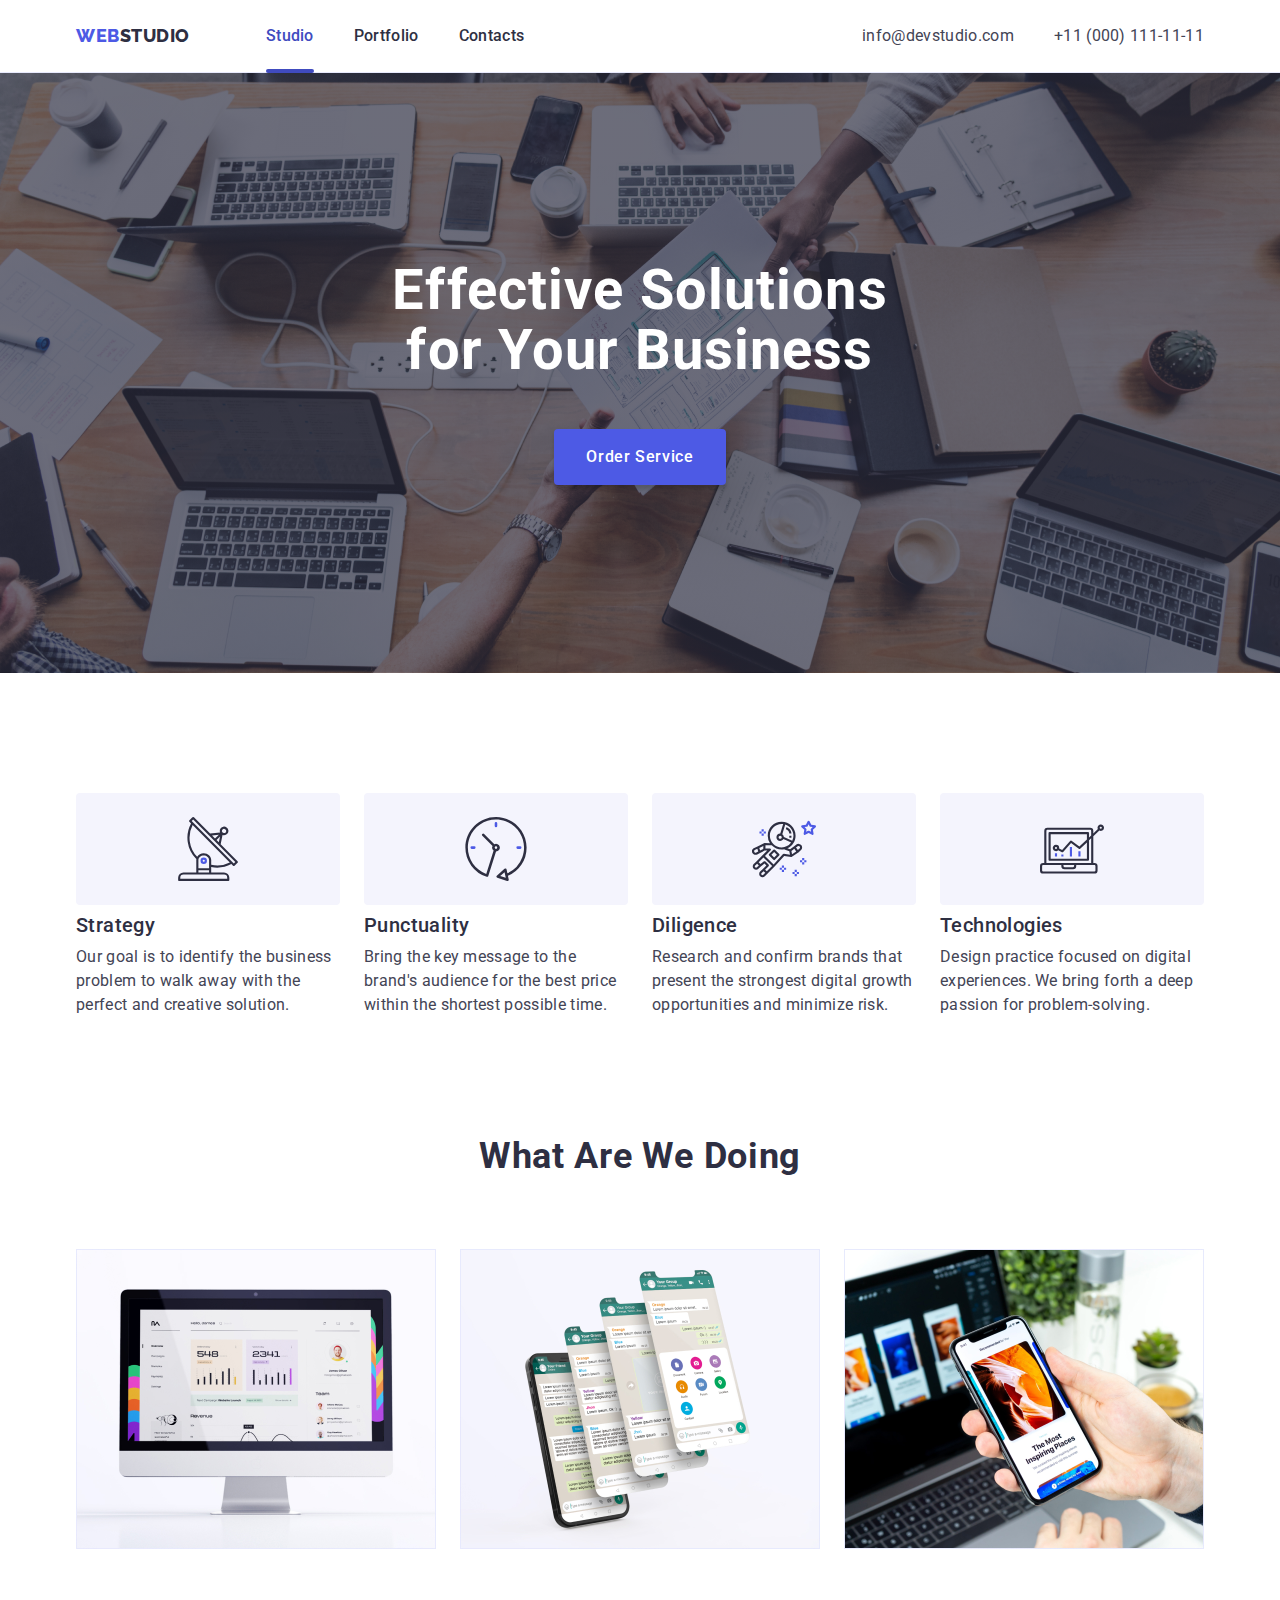
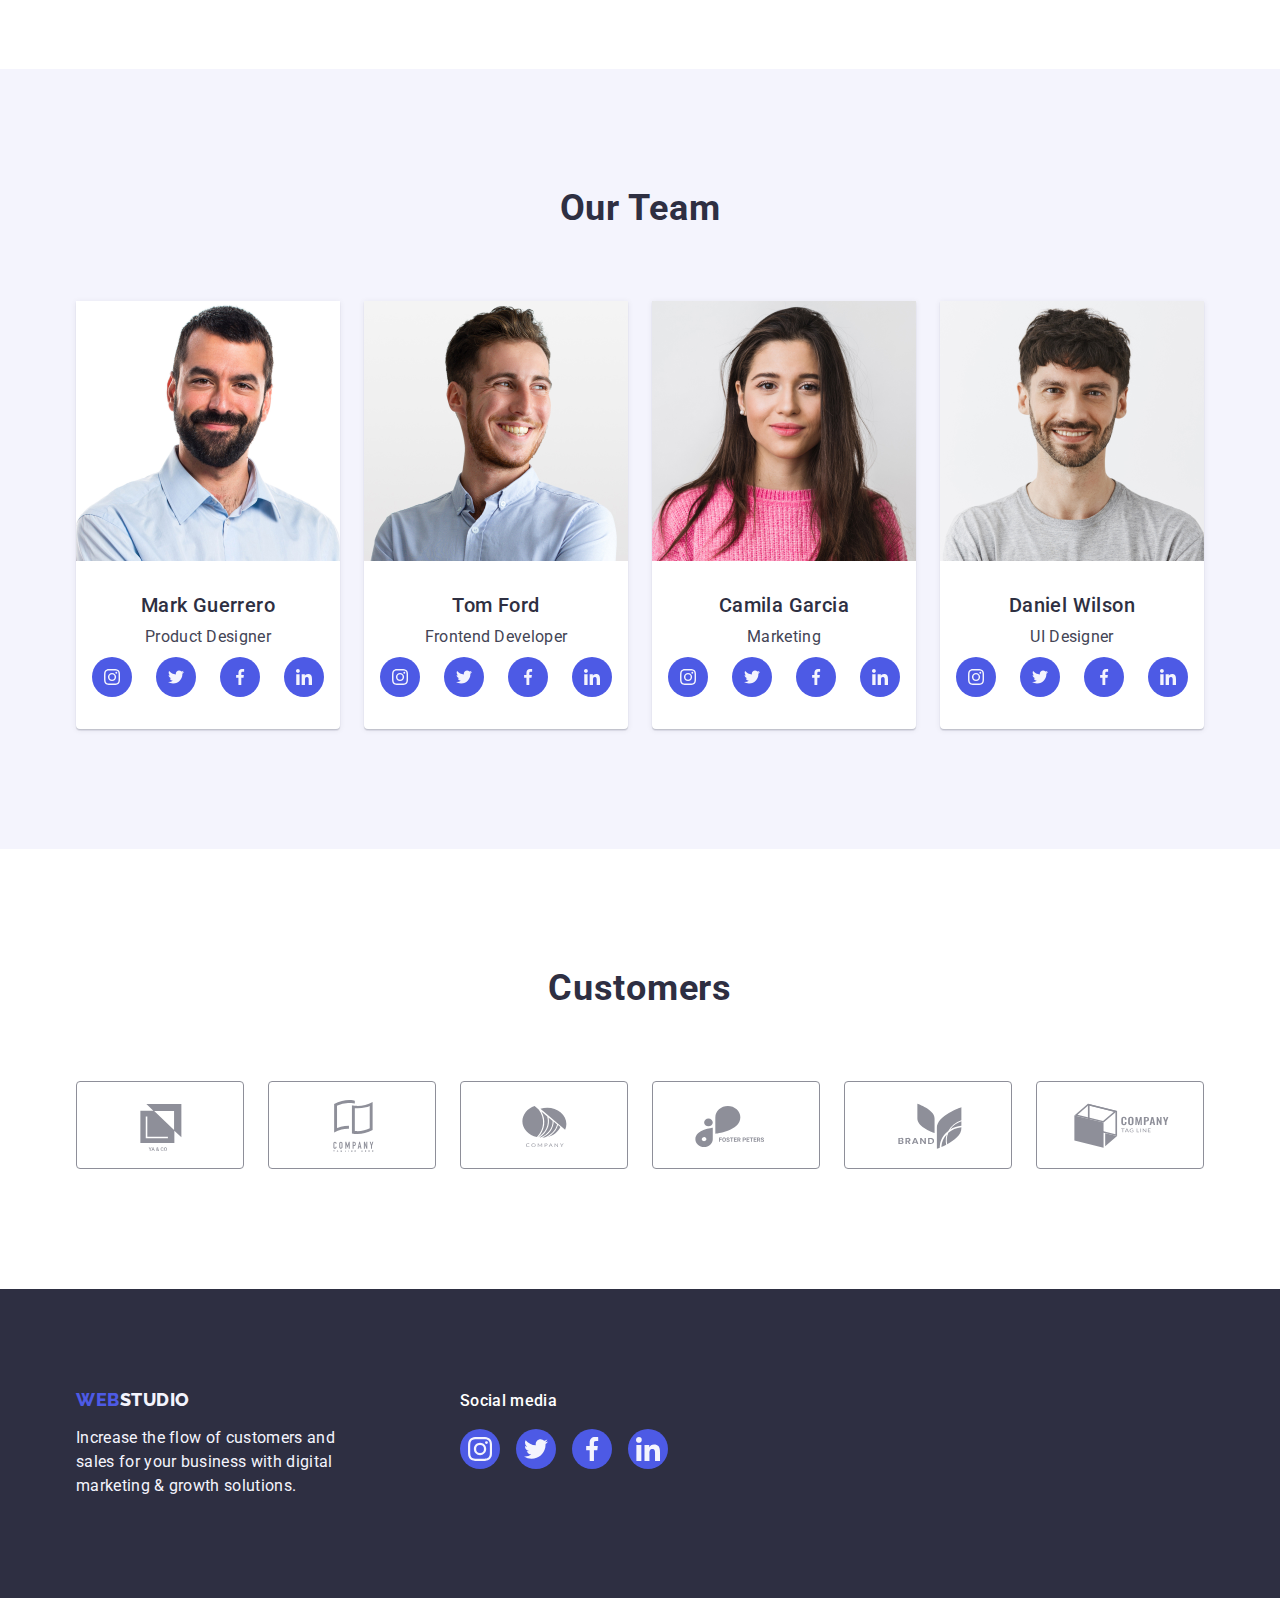
<file: index.html>
<!DOCTYPE html>
<html lang="en">

<head>
    <meta charset="UTF-8">
    <meta http-equiv="X-UA-Compatible" content="IE=edge">
    <meta name="viewport" content="width=device-width, initial-scale=1.0">
    <link rel="stylesheet" href="https://cdn.jsdelivr.net/npm/modern-normalize@1.1.0/modern-normalize.min.css">
    <link rel="preconnect" href="https://fonts.googleapis.com">
    <link rel="preconnect" href="https://fonts.gstatic.com" crossorigin>
    <link
        href="https://fonts.googleapis.com/css2?family=Raleway:wght@800&family=Roboto:wght@400;500;700;900&display=swap"
        rel="stylesheet">
    <link rel="stylesheet" href="./css/styles.css">
    <title>Web Studio</title>
</head>

<body>
    <!-- Header Page -->
    <header class="page-header">

        <div class="container header-container">
            <nav class="nav-container">
                <a class="logo link" href="./index.html">Web<span class="logo-studio">Studio</span></a>
                <ul class="list nav-list-container">
                    <li><a class="nav-links link active" href="./index.html">Studio</a></li>
                    <li><a class="nav-links link" href="./portfolio.html">Portfolio</a></li>
                    <li><a class="nav-links link" href="">Contacts</a></li>
                </ul>
            </nav>
            <address class="adress-list adress-container">
                <ul class="adress-links list adress-list-container">
                    <li><a class="adress-link link" href="mailto:info@devstudio.com">info@devstudio.com</a></li>
                    <li><a class="adress-link link" href="tel:+110001111111">+11 (000) 111-11-11</a></li>
                </ul>
            </address>
        </div>
    </header>

    <!-- Main Content -->
    <main>
        <!-- Hero Content -->
        <section class="hero">
            <div class="container hero-container">
                <h1 class="main-title main-title-container">Effective Solutions
                    for Your Business</h1>
                <button class="main-button main-button-container" type="button" data-modal-open>Order Service</button>
            </div>
        </section>

        <!-- Adventages -->
        <section class="adventages">
            <div class="container">
                <h2 class="visually-hidden">Adventages</h2>
                <ul class="list adventages-list-container">
                    <li class="adventages-item-container">
                        <div class="adventages-logo">
                            <svg class="" width="64" height="64">
                                <use href="./images/icons.svg#antenna"></use>
                            </svg>
                        </div>
                        <h3 class="adventage-title adventage-title-container">Strategy</h3>
                        <p class="adventage-text">Our goal is to identify the business problem to walk away with the
                            perfect and creative solution.</p>
                    </li>
                    <li class="adventages-item-container">
                        <div class="adventages-logo">
                            <svg class="" width="64" height="64">
                                <use href="./images/icons.svg#clock"></use>
                            </svg>
                        </div>
                        <h3 class="adventage-title adventage-title-container">Punctuality</h3>
                        <p class="adventage-text">Bring the key message to the brand's audience for the best price
                            within the shortest possible
                            time.</p>
                    </li>
                    <li class="adventages-item-container">
                        <div class="adventages-logo">
                            <svg class="" width="64" height="64">
                                <use href="./images/icons.svg#astronaut"></use>
                            </svg>
                        </div>
                        <h3 class="adventage-title adventage-title-container">Diligence</h3>
                        <p class="adventage-text">Research and confirm brands that present the strongest digital growth
                            opportunities and minimize
                            risk.</p>
                    </li>
                    <li class="adventages-item-container">
                        <div class="adventages-logo">
                            <svg class="" width="64" height="64">
                                <use href="./images/icons.svg#diagram"></use>
                            </svg>
                        </div>
                        <h3 class="adventage-title adventage-title-container">Technologies</h3>
                        <p class="adventage-text">Design practice focused on digital experiences. We bring forth a deep
                            passion for
                            problem-solving.</p>
                    </li>
                </ul>
            </div>
        </section>

        <!-- Activity of the company -->
        <section class="activity">
            <div class="container">
                <h2 class="activity-title">What are we doing</h2>
                <ul class="list activity-list-container">
                    <li class="activity-item-container"> <img src="./images/main/img1.jpg" alt="Computer" width="360"
                            height="300"> </li>
                    <li class="activity-item-container"> <img src="./images/main/img2.jpg" alt="Smartphone" width="360"
                            height="300"> </li>
                    <li class="activity-item-container"> <img src="./images/main/img3.jpg" alt="Smartphone and laptop"
                            width="360" height="300"> </li>
                </ul>
            </div>
        </section>

        <!-- Team -->
        <section class="team-section">
            <div class="container">
                <h2 class="team-title">Our Team</h2>
                <ul class="team-list list">
                    <li class="team-component">
                        <img src="./images/main/img4.jpg" alt="Mark Guerrero" width="264" height="260">
                        <div class="team-item">
                            <h3 class="list-title">Mark Guerrero</h3>
                            <p class="team-text">Product Designer</p>
                            <ul class="team-logo list">
                                <li class="team-logo-list">
                                    <a class="team-logo-link link" href="">
                                        <svg class="team-icon" width="16" height="16">
                                            <use href="./images/icons.svg#instagram"></use>
                                        </svg>
                                    </a>
                                </li>
                                <li class="team-logo-list">
                                    <a class="team-logo-link link" href="">
                                        <svg class="team-icon" width="16" height="16">
                                            <use href="./images/icons.svg#twitter"></use>
                                        </svg>
                                    </a>
                                </li>
                                <li class="team-logo-list">
                                    <a class="team-logo-link link" href="">
                                        <svg class="team-icon" width="16" height="16">
                                            <use href="./images/icons.svg#facebook"></use>
                                        </svg>
                                    </a>
                                </li>
                                <li class="team-logo-list">
                                    <a class="team-logo-link link" href="">
                                        <svg class="team-icon" width="16" height="16">
                                            <use href="./images/icons.svg#linkedin"></use>
                                        </svg>
                                    </a>
                                </li>
                            </ul>

                        </div>
                    </li>
                    <li class="team-component">
                        <img src="./images/main/img5.jpg" alt="Tom Ford" width="264" height="260">
                        <div class="team-item">
                            <h3 class="list-title">Tom Ford</h3>
                            <p class="team-text">Frontend Developer</p>
                            <ul class="team-logo list">
                                <li class="team-logo-list">
                                    <a class="team-logo-link link" href="">
                                        <svg class="team-icon" width="16" height="16">
                                            <use href="./images/icons.svg#instagram"></use>
                                        </svg>
                                    </a>
                                </li>
                                <li class="team-logo-list">
                                    <a class="team-logo-link link" href="">
                                        <svg class="team-icon" width="16" height="16">
                                            <use href="./images/icons.svg#twitter"></use>
                                        </svg>
                                    </a>
                                </li>
                                <li class="team-logo-list">
                                    <a class="team-logo-link link" href="">
                                        <svg class="team-icon" width="16" height="16">
                                            <use href="./images/icons.svg#facebook"></use>
                                        </svg>
                                    </a>
                                </li>
                                <li class="team-logo-list">
                                    <a class="team-logo-link link" href="">
                                        <svg class="team-icon" width="16" height="16">
                                            <use href="./images/icons.svg#linkedin"></use>
                                        </svg>
                                    </a>
                                </li>
                            </ul>
                        </div>
                    </li>
                    <li class="team-component">
                        <img src="./images/main/img6.jpg" alt="Camila Garcia" width="264" height="260">
                        <div class="team-item">
                            <h3 class="list-title">Camila Garcia</h3>
                            <p class="team-text">Marketing</p>
                            <ul class="team-logo list">
                                <li class="team-logo-list">
                                    <a class="team-logo-link link" href="">
                                        <svg class="team-icon" width="16" height="16">
                                            <use href="./images/icons.svg#instagram"></use>
                                        </svg>
                                    </a>
                                </li>
                                <li class="team-logo-list">
                                    <a class="team-logo-link link" href="">
                                        <svg class="team-icon" width="16" height="16">
                                            <use href="./images/icons.svg#twitter"></use>
                                        </svg>
                                    </a>
                                </li>
                                <li class="team-logo-list">
                                    <a class="team-logo-link link" href="">
                                        <svg class="team-icon" width="16" height="16">
                                            <use href="./images/icons.svg#facebook"></use>
                                        </svg>
                                    </a>
                                </li>
                                <li class="team-logo-list">
                                    <a class="team-logo-link link" href="">
                                        <svg class="team-icon" width="16" height="16">
                                            <use href="./images/icons.svg#linkedin"></use>
                                        </svg>
                                    </a>
                                </li>
                            </ul>
                        </div>
                    </li>
                    <li class="team-component">
                        <img src="./images/main/img7.jpg" alt="Daniel Wilson" width="264" height="260">
                        <div class="team-item">
                            <h3 class="list-title">Daniel Wilson</h3>
                            <p class="team-text">UI Designer</p>
                            <ul class="team-logo list">
                                <li class="team-logo-list">
                                    <a class="team-logo-link link" href="">
                                        <svg class="team-icon" width="16" height="16">
                                            <use href="./images/icons.svg#instagram"></use>
                                        </svg>
                                    </a>
                                </li>
                                <li class="team-logo-list">
                                    <a class="team-logo-link link" href="">
                                        <svg class="team-icon" width="16" height="16">
                                            <use href="./images/icons.svg#twitter"></use>
                                        </svg>
                                    </a>
                                </li>
                                <li class="team-logo-list">
                                    <a class="team-logo-link link" href="">
                                        <svg class="team-icon" width="16" height="16">
                                            <use href="./images/icons.svg#facebook"></use>
                                        </svg>
                                    </a>
                                </li>
                                <li class="team-logo-list">
                                    <a class="team-logo-link link" href="">
                                        <svg class="team-icon" width="16" height="16">
                                            <use href="./images/icons.svg#linkedin"></use>
                                        </svg>
                                    </a>
                                </li>
                            </ul>
                        </div>
                    </li>
                </ul>
            </div>
        </section>

        <!-- Customers -->
        <section class="customers">
            <div class="container">
                <h2 class="customers-title">Customers</h2>
                <ul class="customers-list list">
                    <li class="customers-component">
                        <a class="customers-link" href="">
                            <svg class="customers-logo" width="104" height="56">
                                <use href="./images/icons.svg#Logo1"></use>
                            </svg>
                        </a>
                    </li>
                    <li class="customers-component">
                        <a class="customers-link" href="">
                            <svg class="customers-logo" width="104" height="56">
                                <use href="./images/icons.svg#Logo2"></use>
                            </svg>
                        </a>
                    </li>
                    <li class="customers-component">
                        <a class="customers-link" href="">
                            <svg class="customers-logo" width="104" height="56">
                                <use href="./images/icons.svg#Logo3"></use>
                            </svg>
                        </a>
                    </li>
                    <li class="customers-component">
                        <a class="customers-link" href="">
                            <svg class="customers-logo" width="104" height="56">
                                <use href="./images/icons.svg#Logo4"></use>
                            </svg>
                        </a>
                    </li>
                    <li class="customers-component">
                        <a class="customers-link" href="">
                            <svg class="customers-logo" width="104" height="56">
                                <use href="./images/icons.svg#Logo5"></use>
                            </svg>
                        </a>
                    </li>
                    <li class="customers-component">
                        <a class="customers-link" href="">
                            <svg class="customers-logo" width="104" height="56">
                                <use href="./images/icons.svg#Logo6"></use>
                            </svg>
                        </a>
                    </li>
                </ul>
            </div>
        </section>
    </main>

    <!-- Footer Page -->
    <footer class="page-footer">
        <div class="container footer-container">
            <div class="footer-information">
                <a class="logo link link-footer" href="./index.html">Web<span class="logo-footer">Studio</span></a>
                <p class="footer-text">
                    Increase the flow of customers and sales for your business with digital marketing & growth
                    solutions.
                </p>
            </div>

            <div class="footer-social-media">
                <p class="social-media-title">Social media</p>
                <ul class="footer-icons-list list">
                    <li class="footer-list">
                        <a class="footer-icon-link link" href="">
                            <svg class="footer-icon" width="24" height="24">
                                <use href="./images/icons.svg#instagram"></use>
                            </svg>
                        </a>
                    </li>
                    <li class="footer-list">
                        <a class="footer-icon-link link" href="">
                            <svg class="footer-icon" width="24" height="24">
                                <use href="./images/icons.svg#twitter"></use>
                            </svg>
                        </a>
                    </li>
                    <li class="footer-list">
                        <a class="footer-icon-link link" href="">
                            <svg class="footer-icon" width="24" height="24">
                                <use href="./images/icons.svg#facebook"></use>
                            </svg>
                        </a>
                    </li>
                    <li class="footer-list">
                        <a class="footer-icon-link link" href="">
                            <svg class="footer-icon" width="24" height="24">
                                <use href="./images/icons.svg#linkedin"></use>
                            </svg>
                        </a>
                    </li>
                </ul>
            </div>

        </div>

    </footer>

    <!-- Modal Window -->
    <div class="backdrop is-hidden" data-modal>
        <div class="modal">
            <button class="modal-btn" type="button" data-modal-close>
                <svg class="modal-icon" width="8" height="8">
                    <use href="./images/icons.svg#x-close"></use>
                </svg>
            </button>
        </div>
    </div>

    <script src="./js/modal.js"></script>

</body>

</html>
</file>
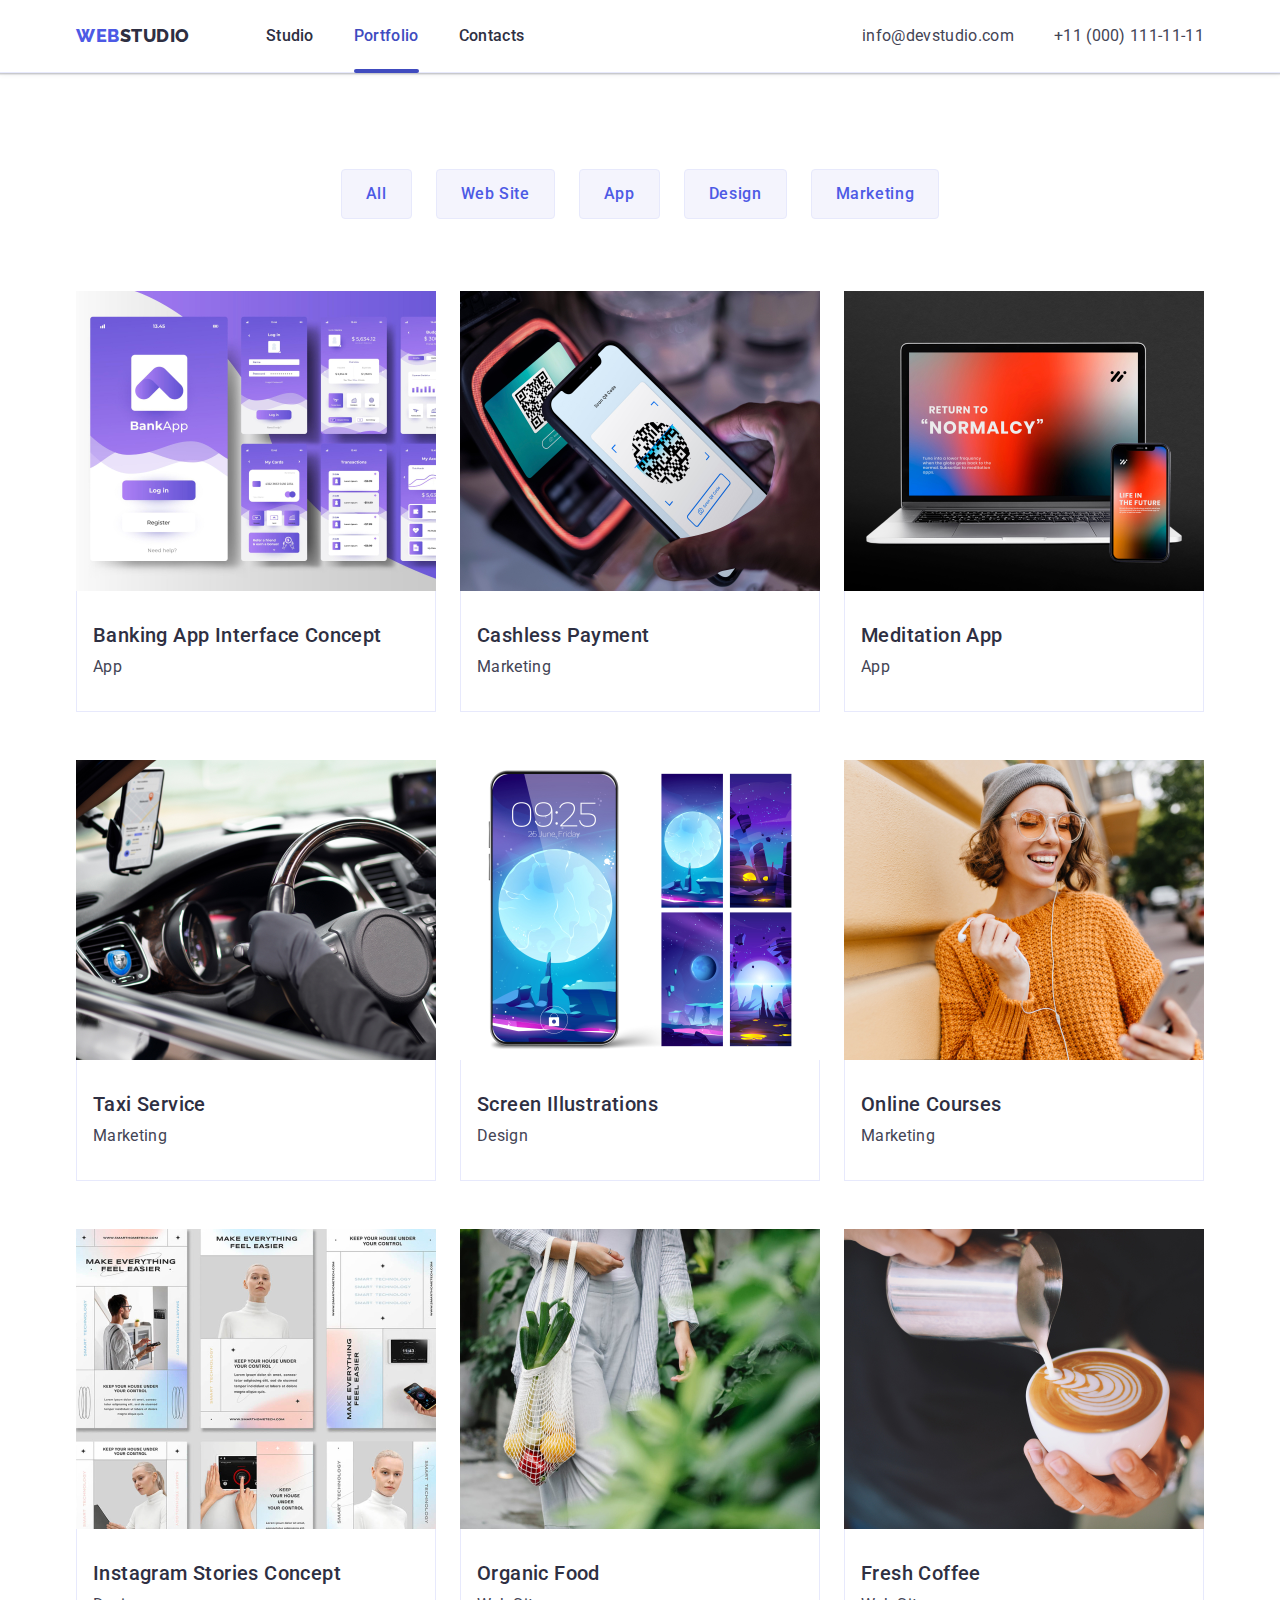
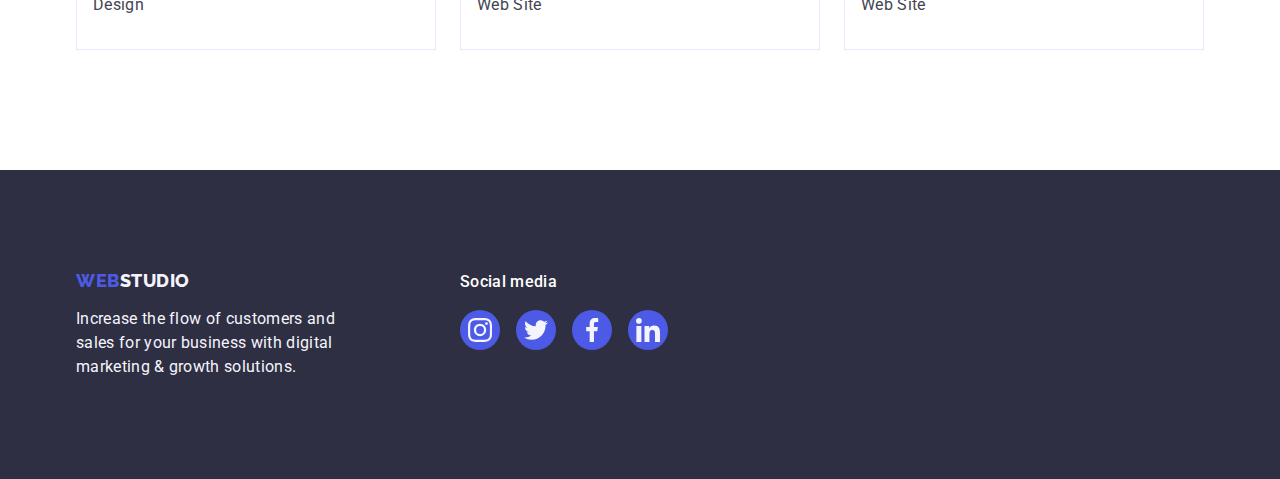
<file: portfolio.html>
<!DOCTYPE html>
<html lang="en">

<head>
    <meta charset="UTF-8">
    <meta http-equiv="X-UA-Compatible" content="IE=edge">
    <meta name="viewport" content="width=device-width, initial-scale=1.0">
    <link rel="stylesheet" href="https://cdn.jsdelivr.net/npm/modern-normalize@1.1.0/modern-normalize.min.css">
    <link rel="preconnect" href="https://fonts.googleapis.com">
    <link rel="preconnect" href="https://fonts.gstatic.com" crossorigin>
    <link
        href="https://fonts.googleapis.com/css2?family=Raleway:wght@800&family=Roboto:wght@400;500;700;900&display=swap"
        rel="stylesheet">
    <link rel="stylesheet" href="./css/styles.css">
    <title>Portfolio</title>
</head>

<body>
    <!-- Header Page -->
    <header class="page-header">

        <div class="container header-container">
            <nav class="nav-container">
                <a class="logo link" href="./index.html">Web<span class="logo-studio">Studio</span></a>
                <ul class="list nav-list-container">
                    <li><a class="nav-links link" href="./index.html">Studio</a></li>
                    <li><a class="nav-links link active" href="./portfolio.html">Portfolio</a></li>
                    <li><a class="nav-links link" href="">Contacts</a></li>
                </ul>
            </nav>
            <address class="adress-list adress-container">
                <ul class="adress-links list adress-list-container">
                    <li><a class="adress-link link" href="mailto:info@devstudio.com">info@devstudio.com</a></li>
                    <li><a class="adress-link link" href="tel:+110001111111">+11 (000) 111-11-11</a></li>
                </ul>
            </address>
        </div>
    </header>
    <!-- Main Content -->
    <main>

        <section class="portfolio-main">

            <div class="container">
                <h1 class="visually-hidden">Portfolio-content</h1>

                <!-- Buttons -->

                <ul class="list buttons-list-container">
                    <li><button type="button" class="button-list">All</button></li>
                    <li><button type="button" class="button-list">Web Site</button></li>
                    <li><button type="button" class="button-list">App</button></li>
                    <li><button type="button" class="button-list">Design</button></li>
                    <li><button type="button" class="button-list">Marketing</button></li>
                </ul>

                <!-- Project Cards -->


                <ul class="list project-card-container">
                    <li class="project-card-list">

                        <a class="link" href="">
                            <div class="project-card-wrapper">
                                <img src="./images/portfolio/Card1.jpg" alt="Banking App Interface" width="360"
                                    height="300">
                                <div class="overlay">
                                    <p class="overlay-text">
                                        14 Stylish and User-Friendly App Design Concepts · Task Manager App · Calorie
                                        Tracker
                                        App · Exotic Fruit Ecommerce App ·
                                        Cloud Storage App
                                        Cashless Payment
                                        Marketing
                                    </p>
                                </div>
                            </div>
                            <div class="card-container">
                                <h2 class="project-card-title">Banking App Interface Concept</h2>
                                <p class="project-card-text">App</p>
                            </div>
                        </a>
                    </li>
                    <li class="project-card-list">
                        <a class="link" href="">
                            <div class="project-card-wrapper">
                                <img src="./images/portfolio/Card2.jpg" alt="Phone scans QR code" width="360"
                                    height="300">
                                <div class="overlay">
                                    <p class="overlay-text">
                                        14 Stylish and User-Friendly App Design Concepts · Task Manager App · Calorie
                                        Tracker
                                        App · Exotic Fruit Ecommerce App ·
                                        Cloud Storage App
                                        Cashless Payment
                                        Marketing
                                    </p>
                                </div>
                            </div>
                            <div class="card-container">
                                <h2 class="project-card-title">Cashless Payment</h2>
                                <p class="project-card-text">Marketing</p>
                            </div>
                        </a>
                    </li>
                    <li class="project-card-list">
                        <a class="link" href="">
                            <div class="project-card-wrapper">
                                <img src="./images/portfolio/Card3.jpg" alt="Laptop and phone" width="360" height="300">
                                <div class="overlay">
                                    <p class="overlay-text">
                                        14 Stylish and User-Friendly App Design Concepts · Task Manager App · Calorie
                                        Tracker
                                        App · Exotic Fruit Ecommerce App ·
                                        Cloud Storage App
                                        Cashless Payment
                                        Marketing
                                    </p>
                                </div>
                            </div>
                            <div class="card-container">
                                <h2 class="project-card-title">Meditation App</h2>
                                <p class="project-card-text">App</p>
                            </div>
                        </a>
                    </li>
                    <li class="project-card-list">
                        <a class="link" href="">
                            <div class="project-card-wrapper">
                                <img src="./images/portfolio/Card4.jpg" alt="car steering wheel" width="360"
                                    height="300">
                                <div class="overlay">
                                    <p class="overlay-text">
                                        14 Stylish and User-Friendly App Design Concepts · Task Manager App · Calorie
                                        Tracker
                                        App · Exotic Fruit Ecommerce App ·
                                        Cloud Storage App
                                        Cashless Payment
                                        Marketing
                                    </p>
                                </div>
                            </div>
                            <div class="card-container">
                                <h2 class="project-card-title">Taxi Service</h2>
                                <p class="project-card-text">Marketing</p>
                            </div>
                        </a>
                    </li>
                    <li class="project-card-list">
                        <a class="link" href="">
                            <div class="project-card-wrapper">
                                <img src="./images/portfolio/Card5.jpg" alt="Screen Illustrations" width="360"
                                    height="300">
                                <div class="overlay">
                                    <p class="overlay-text">
                                        14 Stylish and User-Friendly App Design Concepts · Task Manager App · Calorie
                                        Tracker
                                        App · Exotic Fruit Ecommerce App ·
                                        Cloud Storage App
                                        Cashless Payment
                                        Marketing
                                    </p>
                                </div>
                            </div>
                            <div class="card-container">
                                <h2 class="project-card-title">Screen Illustrations</h2>
                                <p class="project-card-text">Design</p>
                            </div>
                        </a>
                    </li>
                    <li class="project-card-list">
                        <a class="link" href="">
                            <div class="project-card-wrapper">
                                <img src="./images/portfolio/Card6.jpg" alt="Marketing" width="360" height="300">
                                <div class="overlay">
                                    <p class="overlay-text">
                                        14 Stylish and User-Friendly App Design Concepts · Task Manager App · Calorie
                                        Tracker
                                        App · Exotic Fruit Ecommerce App ·
                                        Cloud Storage App
                                        Cashless Payment
                                        Marketing
                                    </p>
                                </div>
                            </div>
                            <div class="card-container">
                                <h2 class="project-card-title">Online Courses</h2>
                                <p class="project-card-text">Marketing</p>
                            </div>
                        </a>
                    </li>
                    <li class="project-card-list">
                        <a class="link" href="">
                            <div class="project-card-wrapper">
                                <img src="./images/portfolio/Card7.jpg" alt="Instagram Stories Concept" width="360"
                                    height="300">
                                <div class="overlay">
                                    <p class="overlay-text">
                                        14 Stylish and User-Friendly App Design Concepts · Task Manager App · Calorie
                                        Tracker
                                        App · Exotic Fruit Ecommerce App ·
                                        Cloud Storage App
                                        Cashless Payment
                                        Marketing
                                    </p>
                                </div>
                            </div>
                            <div class="card-container">
                                <h2 class="project-card-title">Instagram Stories Concept</h2>
                                <p class="project-card-text">Design</p>
                            </div>
                        </a>
                    </li>
                    <li class="project-card-list">
                        <a class="link" href="">
                            <div class="project-card-wrapper">
                                <img src="./images/portfolio/Card8.jpg"
                                    alt="Woman carrying fruit and vegetables in a bag" width="360" height="300">
                                <div class="overlay">
                                    <p class="overlay-text">
                                        14 Stylish and User-Friendly App Design Concepts · Task Manager App · Calorie
                                        Tracker
                                        App · Exotic Fruit Ecommerce App ·
                                        Cloud Storage App
                                        Cashless Payment
                                        Marketing
                                    </p>
                                </div>
                            </div>
                            <div class="card-container">
                                <h2 class="project-card-title">Organic Food</h2>
                                <p class="project-card-text">Web Site</p>
                            </div>
                        </a>
                    </li>
                    <li class="project-card-list">
                        <a class="link" href="">
                            <div class="project-card-wrapper">
                                <img src="./images/portfolio/Card9.jpg" alt="cream coffee" width="360" height="300">
                                <div class="overlay">
                                    <p class="overlay-text">
                                        14 Stylish and User-Friendly App Design Concepts · Task Manager App · Calorie
                                        Tracker
                                        App · Exotic Fruit Ecommerce App ·
                                        Cloud Storage App
                                        Cashless Payment
                                        Marketing
                                    </p>
                                </div>
                            </div>
                            <div class="card-container">
                                <h2 class="project-card-title">Fresh Coffee</h2>
                                <p class="project-card-text">Web Site</p>
                            </div>
                        </a>
                    </li>
                </ul>
            </div>
        </section>

    </main>

    <!-- Footer Page -->
    <footer class="page-footer">
        <div class="container footer-container">
            <div class="footer-information">
                <a class="logo link link-footer" href="./index.html">Web<span class="logo-footer">Studio</span></a>
                <p class="footer-text">
                    Increase the flow of customers and sales for your business with digital marketing & growth
                    solutions.
                </p>
            </div>

            <div class="footer-social-media">
                <p class="social-media-title">Social media</p>
                <ul class="footer-icons-list list">
                    <li class="footer-list">
                        <a class="footer-icon-link link" href="">
                            <svg class="footer-icon" width="24" height="24">
                                <use href="./images/icons.svg#instagram"></use>
                            </svg>
                        </a>
                    </li>
                    <li class="footer-list">
                        <a class="footer-icon-link link" href="">
                            <svg class="footer-icon" width="24" height="24">
                                <use href="./images/icons.svg#twitter"></use>
                            </svg>
                        </a>
                    </li>
                    <li class="footer-list">
                        <a class="footer-icon-link link" href="">
                            <svg class="footer-icon" width="24" height="24">
                                <use href="./images/icons.svg#facebook"></use>
                            </svg>
                        </a>
                    </li>
                    <li class="footer-list">
                        <a class="footer-icon-link link" href="">
                            <svg class="footer-icon" width="24" height="24">
                                <use href="./images/icons.svg#linkedin"></use>
                            </svg>
                        </a>
                    </li>
                </ul>
            </div>

        </div>

    </footer>
</body>

</html>
</file>
<file: css/styles.css>
:root {
    --PrimaryBrand: #4D5AE5;
    --PressedState: #404BBF;
    --TextColor: #2E2F42;
    --WhiteBackground: #FFFFFF;
    --BodyText: #434455;
    --Cloud: #F4F4FD;
    --Green: #31D0AA;
    --Dairy: #FCFCFC;
    --CornFlower: #E7E9FC;
    --LightSlate: #8E8F99;
}

body {
    font-family: 'Roboto', sans-serif;
    color: #434455;
    background-color: #FFFFFF;
}

button {
    cursor: pointer;
    font-family: inherit;
}

.container {
    width: 1158px;
    padding: 0 15px;
    margin: 0 auto;
}

h1, h2, h3, h4, h5, h6,
p {
    margin: 0;
}

ul {
    padding: 0;
    margin: 0;
}

img {
    display: block;
}

* {
    margin-top: 0;
    margin-bottom: 0;
}

.link {
    text-decoration: none;
}

.list {
    list-style: none;
}

.visually-hidden {
    position: absolute;
    width: 1px;
    height: 1px;
    margin: -1px;
    border: 0;
    padding: 0;
    white-space: nowrap;
    clip-path: inset(100%);
    clip: rect(0 0 0 0);
    overflow: hidden;
}

/* Header */

.page-header {
    box-shadow: 0px 2px 1px rgba(46, 47, 66, 0.08), 0px 1px 1px rgba(46, 47, 66, 0.16), 0px 1px 6px rgba(46, 47, 66, 0.08);
    background-color: var(--WhiteBackground);
    border-bottom: 1px solid #E7E9FC;
    padding-top: 24px;
    padding-bottom: 24px;
}

.header-container {
    display: flex;
    align-items: center;
    justify-content: space-between;
}

.nav-container {
    display: flex;
    align-items: center;
    justify-content: space-between;
}

.nav-list-container {
    display: flex;
    align-items: center;
    gap: 40px; 
}


.logo {
    font-family: 'Raleway', sans-serif;
    font-weight: 800;
    font-size: 18px;
    line-height: 1.17;
    letter-spacing: 0.03em;
    text-transform: uppercase;
    color: var(--PrimaryBrand);
    margin-right: 76px;
}

.logo-studio {
    color: var(--TextColor);
}

.nav-links {
    position: relative;
    font-weight: 500;
    font-size: 16px;
    line-height: 1.5;
    letter-spacing: 0.02em;
    color: var(--TextColor);
    transition-property: color;
    transition-duration: 250ms;
    transition-timing-function: cubic-bezier(0.4, 0, 0.2, 1);
}

.nav-links.active {
    color: var(--PressedState);
}

.nav-links.active::after {
content: "";
position: absolute;
bottom: -1px;
top: 42.5px;
display: block;
width: 100%;
height: 4px;
border-radius: 2px;
background-color: var(--PressedState);
}

.nav-links:hover,
.nav-links:focus {
    color: var(--PressedState);
}

.adress-container {
    display: flex;
}

.adress-list-container {
    display: flex;
    align-items: center;
    gap: 40px;
}

.adress-list {
    font-style: normal;
}

.adress-link {
    font-size: 16px;
    line-height: 1.5;
    letter-spacing: 0.02em;
    color: var(--BodyText);
    transition-property: color;
    transition-duration: 250ms;
    transition-timing-function: cubic-bezier(0.4, 0, 0.2, 1);
}

.adress-link:hover,
.adress-link:focus {
    color: var(--PressedState);
}

/* Home-page main */

/* Hero Content */

.hero {
    max-width: 1440px;
    margin: 0 auto;
    background-color: #2E2F42;
    background-image: linear-gradient(rgba(46, 47, 66, 0.70), rgba(46, 47, 66, 0.70)), url(../images/main/hero.jpg);
    background-position: center;
    background-size: cover;
    background-repeat: no-repeat;
    padding: 188px 0;
}

.hero-container {
    display: flex;
    flex-direction: column;
    justify-content: center;
    align-items: center;
}

.main-title-container {
    max-width: 496px;
    text-align: center;
}

.main-title {
    font-weight: 700;
    font-size: 56px;
    line-height: 1.07;
    text-align: center;
    letter-spacing: 0.02em;
    color: #FFFFFF;
}

.main-button-container {
    min-width: 169px;
    padding: 16px 32px;
    margin-top: 48px;
}

.main-button {
    background-color: var(--PrimaryBrand);
    color: #FFFFFF;
    font-weight: 500;
    font-size: 16px;
    line-height: 1.5;
    letter-spacing: 0.04em;
    border: 0;
    box-shadow: 0px 4px 4px rgba(0, 0, 0, 0.15);
    border-radius: 4px;
    transition-property: background-color;
    transition-duration: 250ms;
    transition-timing-function: cubic-bezier(0.4, 0, 0.2, 1);
}

.main-button:hover,
.main-button:focus {
    background-color: #404BBF;
}

/* Adventages */

.adventages {
padding: 120px 0;
} 

.adventages-list-container {
    display: flex;
    gap: 24px;
    padding-left: 0;
    padding-right: 0;
}

.adventages-item-container {
flex-basis: 264px;
}

.adventages-logo {
    width: 264px;
    height: 112px;
    background-color: var(--Cloud);
    display: flex;
    justify-content: center;
    align-items: center;
    margin-bottom: 8px;
    border-radius: 4px;
}

.adventage-title-container {
    margin-bottom: 8px;
}

.adventage-title {
    font-weight: 500;
    font-size: 20px;
    line-height: 1.2;   
    letter-spacing: 0.02em;
    color: #2E2F42;
}

.adventage-text {
    font-size: 16px;
    line-height: 1.5;
    letter-spacing: 0.02em;
    color: var(--BodyText);
}

/* Activity of the company */

.activity {
    padding-bottom: 120px;
}

.activity-list-container {
    display: flex;
    align-items: center;
    gap: 24px;
    padding-left: 0;
    padding-right: 0;
}

.activity-title {
    font-weight: 700;
    font-size: 36px;
    text-align: center;
    line-height: 1.11;
    letter-spacing: 0.02em;
    text-transform: capitalize;
    color: var(--TextColor);
    margin-bottom: 72px;
}

.activity-item-container {
    flex-basis: calc((100% - 2 * 24px) / 3);
}

/* Team */

.team-section {
    background-color: var(--Cloud);
    padding: 120px 0;
}

.team-list {
    display: flex;
    align-items: center;
    gap: 24px;
}

.team-title {
    font-weight: 700;
    font-size: 36px;
    line-height: 1.11;
    text-align: center;
    letter-spacing: 0.02em;
    text-transform: capitalize;
    color: #2E2F42;
    margin-bottom: 72px;
}

.team-component {
    background-color: #FFFFFF;
    text-align: center;
    box-shadow: 0px 1px 6px rgba(46, 47, 66, 0.08), 0px 1px 1px rgba(46, 47, 66, 0.16), 0px 2px 1px rgba(46, 47, 66, 0.08);
        border-radius: 0px 0px 4px 4px;
}

.team-item {
    padding: 32px 0;
}

.list-title {
    font-weight: 500;
    font-size: 20px;
    line-height: 1.2;
    letter-spacing: 0.02em;
    color: #2E2F42;
    margin-bottom: 8px;
    text-align: center;
}

.team-text {
    text-align: center;
    font-size: 16px;
    line-height: 1.5;
    letter-spacing: 0.02em;
    color: var(--BodyText);
}

.team-logo {
    display: flex;
    justify-content: center;
    gap: 24px;
    margin-top: 8px;
    padding: 0;
}

.team-logo-list {
    width: 40px;
    height: 40px;
}

.team-logo-link {
    display: flex;
    justify-content: center;
    align-items: center;
    border-radius: 50%;
    background-color: var(--PrimaryBrand);
    width: 100%;
    height: 100%;
    transition: background-color 250ms cubic-bezier(0.4, 0, 0.2, 1);
}

.team-logo-link:hover,
.team-logo-link:focus {
    background-color: var(--PressedState);
}

.team-icon {
    fill: var(--Cloud);
}


/* Customers */

.customers {
    padding: 120px 0;
}

.customers-title {
    color: var(--TextColor);
    font-size: 36px;
    font-weight: 700;
    line-height: 1.11;
    letter-spacing: 0.72px;
    text-transform: capitalize;
    text-align: center;
    margin-bottom: 72px;
}

.customers-list {
    display: flex;
    gap: 24px;
    padding: 0;
}

.customers-component {
    width: calc((100% - 120px) / 6);
    height: 88px;
}

.customers-link {
    display: flex;
    justify-content: center;
    align-items: center;
    width: 100%;
    height: 100%;
    border: 1px solid #8E8F99;
    border-radius: 4px;
    color: var(--LightSlate);
    transition: border-color 250ms cubic-bezier(0.4, 0, 0.2, 1),
        color 250ms cubic-bezier(0.4, 0, 0.2, 1);
}

.customers-link:hover,
.customers-link:focus {
    border-color: #404bbf;
    color: #404bbf;
}

.customers-logo {
    fill: currentColor;
    transition-property: fill;
    transition-duration: 250ms;
    transition-timing-function: cubic-bezier(0.4, 0, 0.2, 1);
}

.customers-component:hover .customers-logo,
.customers-component:focus .customers-logo {
    fill: var(--PressedState);
}






/* Footer */

.page-footer {
    background: #2E2F42;;
    padding: 100px 0;
}

.logo-footer {
    color: #F4F4FD;
}

.link-footer {
    display: inline-block;
    margin-bottom: 16px;
}

.footer-text {
    font-size: 16px;
    line-height: 1.5;
    letter-spacing: 0.02em;
    color: #F4F4FD;
    width: 264px;
}

.footer-container{
    display: flex;
    align-items: baseline;
}

.footer-information {
    margin-right: 120px
}

.footer-social-media {
    width: 208px;
    height: 80px;
}

.social-media-title {
    color: var(--WhiteBackground);
    font-size: 16px;
    font-weight: 500;
    line-height: 24px;
    letter-spacing: 0.32px;
    margin-bottom: 16px;
}

.footer-icons-list {
    display: flex;
    justify-content: center;
    align-items: center;
    gap: 16px;
    padding: 0;
}

.footer-list {
    width: 40px;
    height: 40px;
}

.footer-icon-link {
    display: flex;
    justify-content: center;
    align-items: center;
    width: 100%;
    height: 100%;
    border-radius: 50%;
    background-color: var(--PrimaryBrand);
    transition: background-color 250ms cubic-bezier(0.4, 0, 0.2, 1);
}

.footer-icon {
    fill: var(--Cloud);
}

.footer-icon-link:hover,
.footer-icon-link:focus {
    background-color: #31d0aa;
}



/*Modal Window*/

.backdrop {
    position: fixed;
    top: 0;
    left: 0;
    width: 100%;
    height: 100%;
    background-color: rgba(46, 47, 66, 0.40);
    transition: opacity 250ms cubic-bezier(0.4, 0, 0.2, 1), visibility 250ms cubic-bezier(0.4, 0, 0.2, 1);
}

.modal {
    position: absolute;
    top: 50%;
    left: 50%;
    transform: translate(-50%, -50%) scale(1);
    width: 408px;
    min-height: 584px;
    background-color: var(--Dairy);
    border-radius: 4px;
    box-shadow: 0px 2px 1px 0px rgba(0, 0, 0, 0.20), 0px 1px 3px 0px rgba(0, 0, 0, 0.12), 0px 1px 1px 0px rgba(0, 0, 0, 0.14);
    transition: transform 250ms cubic-bezier(0.4, 0, 0.2, 1);
}

.backdrop.is-hidden .modal {
    opacity: 0;
    transform: translateX(-50%) translateY(-70%);
}

.modal-btn {
    position: absolute;
    top: 24px;
    right: 24px;
    width: 24px;
    height: 24px;
    border-radius: 50%;
    border: 1px solid rgba(0, 0, 0, 0.10);
    background: var(--CornFlower);
    display: flex;
    justify-content: center;
    align-items: center;
    padding: 0;
    transition: background-color 250ms cubic-bezier(0.4, 0, 0.2, 1), border 250ms cubic-bezier(0.4, 0, 0.2, 1);
}

.backdrop.is-hidden {
    opacity: 0;
    visibility: hidden;
    pointer-events: none;

}

.modal-btn:hover,
.modal-btn:focus {
    background-color: #404bbf;
    border: none;
}

.modal-btn:hover .modal-icon,
.modal-btn:focus .modal-icon {
    fill: #ffffff;
}

.modal-icon {
    transition: fill 250ms cubic-bezier(0.4, 0, 0.2, 1);
    fill: var(--TextColor);
}










/* Portfolio main*/

.portfolio-main {
    padding-top: 96px;
    padding-bottom: 120px;
}

.buttons-list-container {
    display: flex;
    align-items: center;
    justify-content: center;
    gap: 24px;
    margin-bottom: 72px;
}

.button-list {
    background-color: var(--Cloud);
    font-weight: 500;
    font-size: 16px;
    line-height: 1.5;
    letter-spacing: 0.04em;
    color: #4D5AE5;
    border: 1px solid #E7E9FC;
    border-radius: 4px;
    padding: 12px 24px;
    transition-property: background-color, color, box-shadow, border-radius, border;
    transition-duration: 250ms;
    transition-timing-function: cubic-bezier(0.4, 0, 0.2, 1);
}

.button-list:hover,
.button-list:focus {
    background-color: var(--PressedState);
    color: #FFFFFF;
    box-shadow: 0px 3px 1px rgba(0, 0, 0, 0.1), 0px 2px 1px rgba(0, 0, 0, 0.08), 0px 2px 2px rgba(0, 0, 0, 0.12);
    border-radius: 4px;
    border: 1px solid transparent;

}

.card-container {
    border: 1px solid #E7E9FC;
    border-top: 0;
    padding: 32px 16px;
    transition-property: box-shadow;
    transition-duration: 250ms;
    transition-timing-function: cubic-bezier(0.4, 0, 0.2, 1);
}

.project-card-list:hover .card-container {
    box-shadow: 0px 2px 1px 0px rgba(46, 47, 66, 0.08), 0px 1px 1px 0px rgba(46, 47, 66, 0.16), 0px 1px 6px 0px rgba(46, 47, 66, 0.08);
}

.project-card-container {
    padding-left: 0;
    padding-right: 0;
    display: flex;
    flex-wrap: wrap;
    gap: 24px;
    row-gap: 48px;
}

.project-card-list {
    flex-basis: calc((100% - 2 * 24px) / 3);
}

.project-card-list:nth-last-child(-n+3) {
    margin-bottom: 0;
}

.project-card-title {
    font-weight: 500;
    font-size: 20px;
    line-height: 1.2;
    letter-spacing: 0.02em;
    color: var(--TextColor);
    margin-bottom: 8px;
}

.project-card-text {
    font-size: 16px;
    line-height: 1.5;
    letter-spacing: 0.02em;
    color: var(--BodyText);
}

/* Overlay */

.project-card-wrapper {
    position: relative;
    overflow: hidden;
}

.overlay {
    position: absolute;
    transform: translateY(100%);
    top: 0;
    left: 0;
    width: 360px;
    height: 300px;
    background-color: var(--PrimaryBrand);
    padding: 40px 32px 164px;
    transition-property: transform;
    transition-duration: 250ms;
    transition-timing-function: cubic-bezier(0.4, 0, 0.2, 1);
}

.project-card-list:hover .overlay {
    transform: translateY(0);
}

.overlay-text {
    color: var(--Cloud);
    font-size: 16px;
    line-height: 24px;
    letter-spacing: 0.32px;
}
</file>
